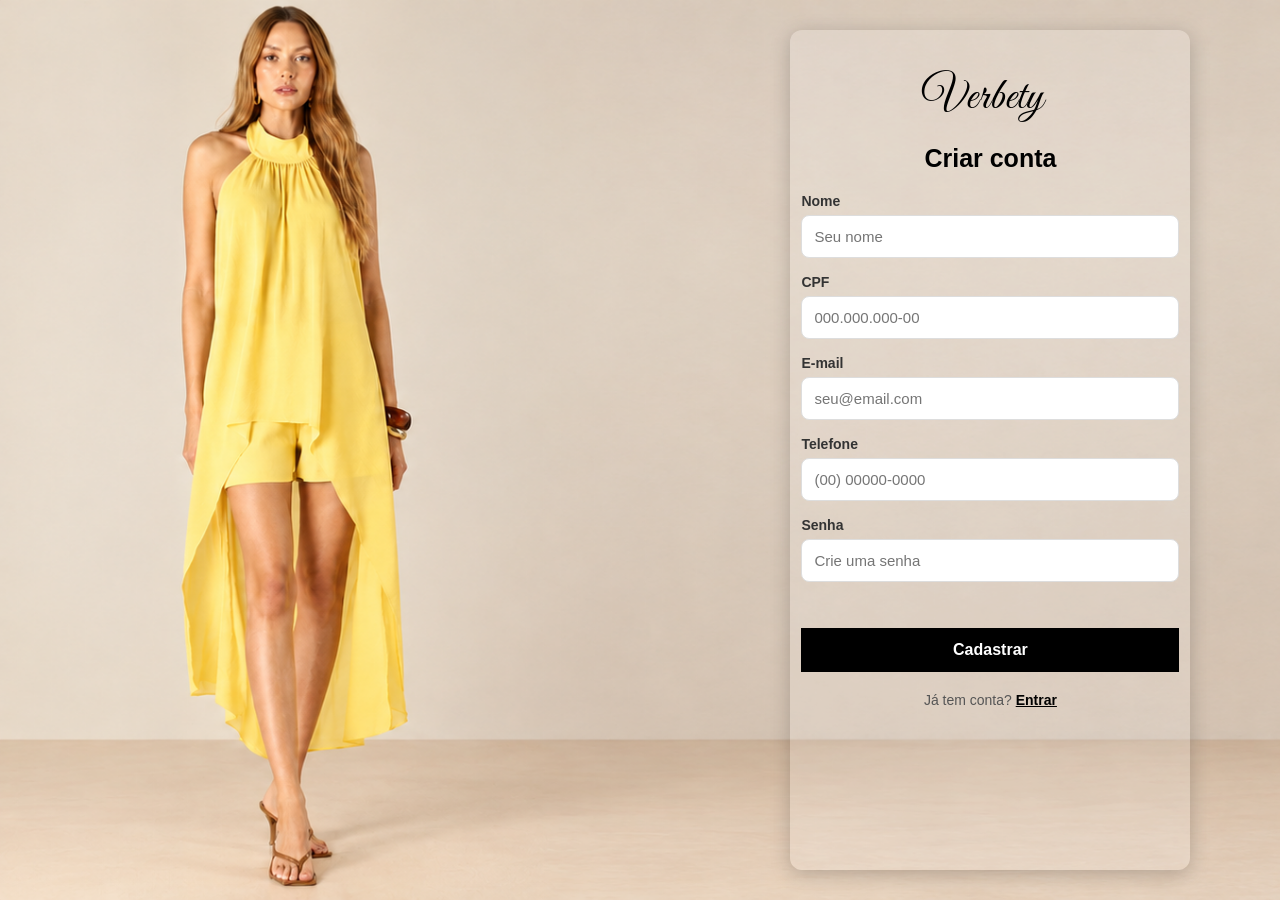
<file: Front end/html/Cadastro.html>
<!doctype html>
<html lang="pt-br">
  <head>
    <meta charset="UTF-8" />
    <meta name="viewport" content="width=device-width, initial-scale=1.0" />
    <title>Cadastro | Verbety</title>
    <link rel="stylesheet" href="../css/style.css" />
    <link rel="stylesheet" href="../css/login.css" />
    <link rel="stylesheet" href="../css/nav.css" />
    <link rel="preconnect" href="https://fonts.googleapis.com" />
    <link rel="preconnect" href="https://fonts.gstatic.com" crossorigin />
    <link href="https://fonts.googleapis.com/css2?family=Great+Vibes&display=swap" rel="stylesheet" />
    <link rel="stylesheet" href="../css/ui.css" />
  </head>
  <body>


    <main class="login-container">
      <a class="logo">Verbety</a>
      <br>
      <br>
      <h2 class="login-title">Criar conta</h2>

      <form id="cadastroForm">
        <label for="nome">Nome</label>
        <input type="text" id="nome" placeholder="Seu nome" required />

        <label for="cpf">CPF</label>
        <input type="text" id="cpf" placeholder="000.000.000-00" required />

        <label for="email">E-mail</label>
        <input type="email" id="email" placeholder="seu@email.com" required />

        <label for="telefone">Telefone</label>
        <input
          type="text"
          id="telefone"
          placeholder="(00) 00000-0000"
          required
        />

        <label for="senha">Senha</label>
        <input
          type="password"
          id="senha"
          placeholder="Crie uma senha"
          required
        />

        <p id="mensagem" class="mensagem"></p>

        <button type="submit" class="btn-login">Cadastrar</button>
      </form>

     
      <p class="cadastro-link">Já tem conta? <a href="Login.html">Entrar</a></p>
    </main>

    <script src="../js/ui.js"></script>
    <script src="../js/cadastro.js"></script>
  </body>
</html>
</file>
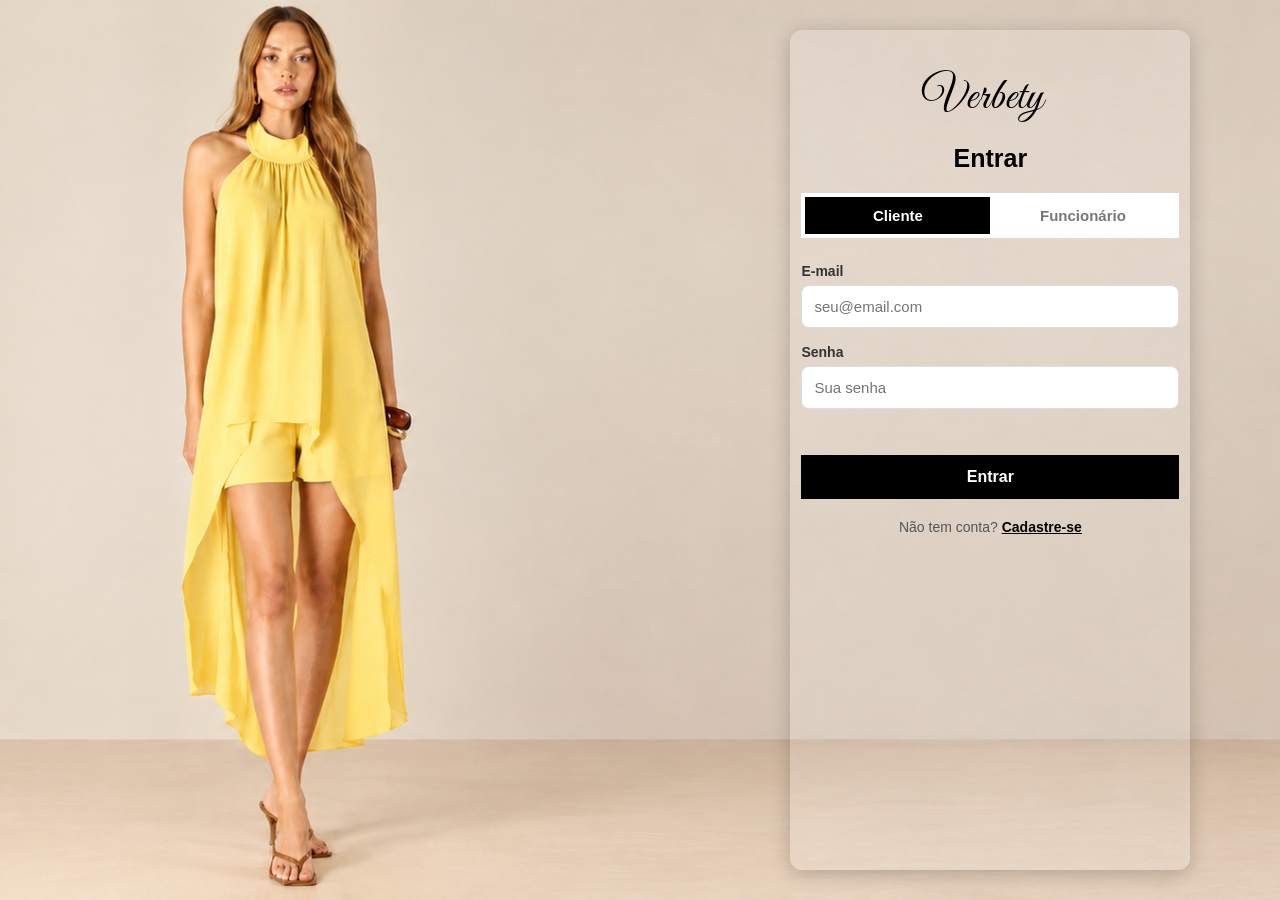
<file: Front end/html/Login.html>
<!doctype html>
<html lang="pt-br">
  <head>
    <meta charset="UTF-8" />
    <meta name="viewport" content="width=device-width, initial-scale=1.0" />
    <title>Login | Verbety</title>
    <link rel="stylesheet" href="../css/style.css" />
    <link rel="stylesheet" href="../css/login.css" />
    <link rel="stylesheet" href="../css/nav.css" />
    <link rel="preconnect" href="https://fonts.googleapis.com" />
    <link rel="preconnect" href="https://fonts.gstatic.com" crossorigin />
    <link
      href="https://fonts.googleapis.com/css2?family=Great+Vibes&display=swap"
      rel="stylesheet"
    />
    <link rel="stylesheet" href="../css/ui.css" />
  </head>
  <body>
    <main class="login-container">
      <a href="Home.html" class="logo">Verbety</a>
      <br />
      <br />
      <h2 class="login-title">Entrar</h2>

      <div class="login-toggle">
        <button id="btnCliente" class="toggle-btn active" type="button">
          Cliente
        </button>
        <button id="btnFuncionario" class="toggle-btn" type="button">
          Funcionário
        </button>
      </div>

      <form id="loginForm">
        <label for="email">E-mail</label>
        <input type="email" id="email" placeholder="seu@email.com" required />

        <label for="senha">Senha</label>
        <input type="password" id="senha" placeholder="Sua senha" required />

        <p id="mensagem" class="mensagem"></p>

        <button type="submit" class="btn-login">Entrar</button>
      </form>

      <p class="cadastro-link">
        Não tem conta? <a href="Cadastro.html">Cadastre-se</a>
      </p>
    </main>

    <script src="../js/ui.js"></script>
    <script src="../js/login.js"></script>
  </body>
</html>
</file>
<file: Front end/css/style.css>
hr {
  border: none;
  border-top: 1px solid #ddd;
  height: 0;
}

.logo {
  font-family: "Great Vibes", cursive;
  text-decoration: none;
  font-size: 30px;
  color: #000;
}

header h2 {
  font-size: 10px;
}


.meu-header{
  position: sticky;
  top: 0; 
  display: grid;
  grid-template-columns: 1fr auto 1fr;
  align-items: center;
  /* min-height: 40px; */
  height: 20%;
  padding: 8px 24px;
  background: #fff;
  box-sizing: border-box;
  width: 100%;
  z-index: 1000;

}

nav ul li {
  list-style: none;
  display: inline-block;
}

.lv {
  text-decoration: none;
  color: #000;
  font-size: 16px;
  font-weight: 600;
  letter-spacing: 0.5px;
  padding: 0 18px;
  transition: color 0.3s;
}

.lv:hover {
  color: #ffc936;
}

.bi {
  font-size: 16px;
  transition: color 0.3s;
}

.bi:hover {
  color: #ffc936;
}

.icones {
  display: flex;
  justify-content: flex-end;
  gap: 24px;
}

.icones {
  display: flex;
  justify-content: flex-end;
  gap: 28px;
}

.icones a {
  color: #000;
  font-size: 26px;
  text-decoration: none;
  transition: 0.3s;
}

/*------------------Busca do header------------------*/

.busca-painel {
  position: absolute;
  top: 100%;
  right: 24px;
  width: min(360px, calc(100vw - 32px));
  padding: 12px;
  background: #fff;
  border: 1px solid #e5e5e5;
  box-shadow: 0 10px 26px rgba(0, 0, 0, 0.12);
  display: none;
}

.busca-painel.aberto {
  display: block;
}

.busca-painel input {
  width: 100%;
  padding: 10px 12px;
  border: 1px solid #ccc;
  background: #fff;
  color: #000;
  font: inherit;
  font-size: 14px;
  outline: none;
}

.busca-painel input:focus {
  border-color: #000;
}

.busca-dica {
  margin-top: 8px;
  font-size: 12px;
  color: #888;
}

.busca-dica:empty {
  display: none;
}

/*------------------------------------------------Promocao-------------------------------------------------------*/

.divisoria3{
  width: 80px;
  height: 3px;
  background-color: goldenrod;
  margin: 0px auto 30px auto;
}

.imagem-promocao {
  display: flex;
  overflow: hidden;
  position: relative;
  margin-top: 20px;
  margin-bottom: 5px;
  border-radius: 2px;
}

.imagem-promocao img {
  width: 100%;
  height: auto;
  margin: auto;
  object-fit: cover;
}

.texto-promocao {
  font-size: 26px;
  font-weight: 00;
  letter-spacing: 1px;
  margin-bottom: 100px;
  color: #111;
  margin: auto;
  text-align: center;
  font-family: Arial, Helvetica, sans-serif;
  margin-top: 2%;
  margin-bottom: 1%;
}

.lista-produtos {
  display: grid;
  grid-template-columns: repeat(4, 1fr);
  gap: 10px;
  margin-left: 50px;
  margin-right: 50px;
}

.produto {
  min-width: 0;
}

.imagem-produto {
  position: relative;
  width: 100%;
  aspect-ratio: 3 / 4;
  overflow: hidden;
}

.imagem-produto img {
  position: absolute;
  width: 100%;
  height: 100%;
  object-fit: cover;
  display: block;
  transition: transform 1s ease;
}

.imagem-1 {
  transform: translateX(0);
}

.imagem-2 {
  transform: translateX(100%);
}

.imagem-produto:hover .imagem-1 {
  transform: translateX(-100%);
}

.imagem-produto:hover .imagem-2 {
  transform: translateX(0);
}

.imagem-produto i {
  position: absolute;
  font-size: 23px;
  color: #111;
  cursor: pointer;
}

.bi-bag {
  bottom: 15px;
  right: 15px;
}

/*------------------Sacolinha dos cards------------------*/

.btn-sacola {
  position: absolute;
  bottom: 15px;
  right: 15px;
  z-index: 3;
  width: 42px;
  height: 42px;
  border: none;
  border-radius: 0;
  background: #fff;
  color: #111;
  display: flex;
  align-items: center;
  justify-content: center;
  cursor: pointer;
  box-shadow: 0 4px 12px rgba(0, 0, 0, 0.16);
  transition: background 0.3s, color 0.3s, transform 0.3s;
}

.btn-sacola:hover {
  background: #111;
  color: #fff;
  transform: scale(1.06);
}

.btn-sacola.carregando {
  opacity: 0.6;
  pointer-events: none;
}

.btn-sacola i,
.imagem-produto .btn-sacola i {
  position: static;
  font-size: 18px;
}

.nome {
  margin-top: 7px;
  font-size: 16px;
}

.produto strong {
  display: block;
  margin-top: 12px;
  font-size: 16px;
}

/*------------------------------------------------Carrossel-----------------------------------------------------*/
.slider {
  position: relative;
  width: 100%;
  margin-top: 30px;
  height: 50%;
  margin: auto;
}

.slides {
  width: 100%;
  overflow: hidden;
}

.track {
  display: flex;
  transition: transform 0.6s ease-in-out;
}

.slide {
  flex: 0 0 100%;
  width: 100%;
  object-fit: cover;
}

.slider button {
  position: absolute;
  top: 50%;
  transform: translateY(-50%);
  font-size: 2rem;
  padding: 10px 15px;
  background: transparent;
  color: #000;
  border: none;
  cursor: pointer;
  z-index: 10;
}

.prev {
  left: 0;
}
.next {
  right: 0;
}

/*------------------Botaos de criar e entra na conta------------------*/

.btn-auth {
  display: inline-block;
  padding: 8px 22px;
  font-size: 14px;
  font-weight: 600;
  text-decoration: none;
  cursor: pointer;
  transition: all 0.2s ease;
}

.btn-auth.btn-black {
  background: #fff;
  color: #000;
  border: 1px solid #000;
}

.btn-auth.btn-black:hover {
  background: #000;
  color: #fff;
}

body {
  overflow: auto;
}

/*--------------------------container---------------------------------------*/

.titulo-categoria{
  text-align: center;
  margin-top: 3%;
  margin-bottom: 1%;

}

.divisoria2{
  width: 80px;
  height: 3px;
  background-color: goldenrod;
  margin: 10px auto 0px auto;
}

.card-container {
  display: flex;
  flex-wrap: wrap;
  justify-content: center;
  gap: 10px;
  margin-top: 20px;
}

.card {
  width: 420px;
  background-color: #f5f5f5;
  height: 500px;
  border-radius: 2px;
  overflow: hidden;
  box-shadow: 0px 2px 4px rgba(0, 0, 0, 0.315);
  margin: 2px;
  position: relative;
  transition: transform 0.3s ease;
}
.card:hover {
  transform: translateY(-10px);
}

.card img {
  width: 100%;
  height: 100%;
  object-fit: cover;
}

.card-content {
  position: absolute;
  bottom: 40px;
}

.card-content h3 {
  padding-left: 150px;
  font-weight: bolder;
  font-size: 25px;
  margin: 0 0 10px;
  color: #ffffff;
  letter-spacing: 0.5px;
}

.p1 {
  padding-left: 100px;
  font-size: 15px;
  margin: 0 0 20px;
  font-weight: bolder;
  color: #ffffff;
  text-align: center;
}

.p2 {
  padding-left: 130px;
  font-size: 15px;
  margin: 0 0 20px;
  font-weight: bolder;
  color: #ffffff;
  text-align: center;
}

.p3 {
  padding-left: 110px;
  font-size: 15px;
  max-width: 300px;
  margin: 0 0 7px;
  font-weight: bolder;
  color: #ffffff;
  text-align: center;
}

.linha1 {
  width: 100px;
  height: 3px;
  background-color: #ffffff;
  margin: 0px auto 10px 156px;
}
.linha2 {
  width: 100px;
  height: 3px;
  background-color: #ffffff;
  margin: 0px auto 10px 166px;
}
.linha3 {
  width: 100px;
  height: 3px;
  background-color: #ffffff;
  margin: 0px auto 10px 156px;
}

/* --------------------------------------------------Texto------------------------------------------- */

.card-container2 {
  display: flex;
  flex-wrap: nowrap;
  justify-content: center;
  align-items: center;
  gap: 40px;
  margin-top: 20px;
  margin-bottom: 40px;
  width: 100%;
  box-sizing: border-box;
  padding: 0 24px;
}

.card2 {
  flex: 0 1 325px;
  width: 100%;
  max-width: 325px;
  height: auto;
  aspect-ratio: 325 / 500;
  margin: 0;
  background-color: #f5f5f5;
  border-radius: 2px;
  overflow: hidden;
  box-shadow: 0px 2px 4px rgba(0, 0, 0, 0.315);
  position: relative;
}

.card2 img {
  width: 100%;
  height: 100%;
  object-fit: cover;
}

.secao {
  flex: 1 1 0;
  min-width: 0;
  max-width: 500px;
  margin: 0;
  text-align: center;
  padding: 40px 20px;
  font-family: Arial, sans-serif;
}

.titulo {
  font-size: 24px;
  font-weight: 800;
  letter-spacing: 0.5px;
  margin-bottom: 20px;
  color: #111;
}

.divisoria {
  width: 40px;
  height: 3px;
  background-color: #111;
  margin: 0 auto 30px auto;
}

.texto {
  font-size: 15px;
  line-height: 1.7;
  color: #333;
  margin-bottom: 25px;
}

/*------------------------------------------------------------footer----------------------------------------------------------*/

:root {
  --bg: #ffffff;
  --bg-soft: #ffffff;
  --text: #000000;
  --muted: #9aa7c2;
  --accent: #000000;
  --radius: 8px;
}

* {
  box-sizing: border-box;
  margin: 0;
  padding: 0;
}

body {
  font-family:
    "Trebuchet MS", "Lucida Sans Unicode", "Lucida Grande", "Lucida Sans",
    Arial, sans-serif;
  min-height: 100vh;
  display: flex;
  flex-direction: column;
}

main {
  flex: 1;
}

.footer {
  background: var(--bg);
  color: var(--text);
  padding-top: 64px;
}

.footer__inner {
  max-width: 1160px;
  margin: 0 auto;
  padding: 0 24px 56px;
  display: grid;
  grid-template-columns: 1.6fr 1fr 1fr 1.2fr;
  gap: 48px;
}

/* Marca */
.footer__logo {
  font-size: 50px;
  font-weight: 700;
  padding-left: 25%;
  color: #000;
  text-decoration: none;
  font-family: "Great Vibes", cursive;
}

.footer__brand p {
  margin: 1px 0 22px;
  font-size: 20.1px;
  line-height: 1.6;
  max-width: 320px;
  color: #000;
  /* font-family: "Great Vibes", cursive; */
  font-family:
    "Trebuchet MS", "Lucida Sans Unicode", "Lucida Grande", "Lucida Sans",
    Arial, sans-serif;
}

/* Colunas */
.footer__col h3 {
  font-size: 15px;
  font-weight: 700;
  margin-bottom: 18px;
  color: #000;
}

.footer__col ul {
  list-style: none;
  display: grid;
  gap: 12px;
  color: #000;
}

.footer__col li,
.footer__col a {
  font-size: 14px;

  text-decoration: none;
  color: #000;
  font-weight: bolder;
  transition: 0.3s;
}

.footer__col a:hover,
.footer__col a:focus-visible {
  color: #ffc936;
}

/* Barra inferior */
.footer__bar {
  max-width: 1160px;
  margin: 0 auto;
  padding: 22px 24px;
  border-top: 1px solid var(--bg-soft);
  display: flex;
  justify-content: space-between;
  align-items: center;
  gap: 16px;
}

.footer__bar p {
  font-size: 13px;
  color: var(--muted);
}

.footer__social {
  display: flex;
  gap: 10px;
}

.footer__social a {
  width: 38px;
  height: 38px;
  display: grid;
  place-items: center;
  border-radius: 0;
  background: var(--bg-soft);
  color: var(--text);
  transition:
    background 0.2s,
    color 0.2s;
}

.footer__social a:hover,
.footer__social a:focus-visible {
  background: var(--accent);
  color: var(--bg);
}

.footer__social svg {
  width: 18px;
  height: 18px;
  fill: currentColor;
}

/* Responsivo */
@media (max-width: 900px) {
  .footer__inner {
    grid-template-columns: 1fr 1fr;
  }
  .footer__brand {
    grid-column: 1 / -1;
  }
}

@media (max-width: 520px) {
  .footer__inner {
    grid-template-columns: 1fr;
    gap: 36px;
  }
  .footer__bar {
    flex-direction: column-reverse;
    text-align: center;
  }
}

.footer {
  background: var(--bg);
  color: #00000059;
  padding-top: 64px;
  border-top: 1px solid;
}

/*------------------------------------------------------------Hero-----------------------------------------------------------*/

.hero {
  height: 350px;
  background-image: url("../images/golden.jpg");
  background-size: 100% auto;
  background-attachment: fixed;
  background-position: center;
  display: flex;
  justify-content: center;
  align-items: center;
  color: white;
  text-align: center;
  font-family:
    "Trebuchet MS", "Lucida Sans Unicode", "Lucida Grande", "Lucida Sans",
    Arial, sans-serif;
}

.conteudo {
  width: 70%;
}

.conteudo h1 {
  font-size: 24px;
  margin-bottom: 25px;
  color: white;
}

.cards {
  display: flex;
  justify-content: space-between;
  gap: 50px;
}

.cards div {
  flex: 1;
}

.cards h2 {
  font-size: 24px;
  margin-bottom: 8px;
  color: #000;
  color: white;
}

.cards p {
  font-size: 16px;
  line-height: 1.5;
  color: #ffffff;
}

/*------------------------------------------------------------Responsivo pra celular----------------------------------------------------------*/

@media (max-width: 900px) {
  .lista-produtos {
    grid-template-columns: repeat(2, minmax(0, 1fr));
    gap: 20px 14px;
    margin-left: 24px;
    margin-right: 24px;
  }

  .card-container2 {
    flex-wrap: wrap;
    padding: 0 18px;
  }

  .card2 {
    flex: 1 1 100%;
    max-width: 420px;
    aspect-ratio: 4 / 5;
  }

  .secao {
    flex: 1 1 100%;
    max-width: 100%;
    padding: 28px 12px;
  }

  .cards {
    flex-wrap: wrap;
    gap: 24px;
  }

  .cards div {
    flex: 1 1 180px;
  }

  .hero {
    height: auto;
    min-height: 220px;
    padding: 32px 16px;
    background-size: cover;
    background-attachment: scroll;
  }
}

@media (max-width: 600px) {
  .meu-header {
    display: flex;
    flex-wrap: wrap;
    justify-content: space-between;
    align-items: center;
    gap: 8px 12px;
    height: auto;
    padding: 10px 14px;
  }

  .meu-header .logo {
    font-size: 26px;
  }

  .meu-header nav {
    order: 3;
    width: 100%;
  }

  .meu-header nav ul {
    display: flex;
    flex-wrap: wrap;
    justify-content: center;
    gap: 2px 0;
  }

  .meu-header .lv {
    font-size: 13px;
    padding: 4px 8px;
  }

  .meu-header .icones {
    gap: 16px;
  }

  .meu-header .icones a {
    font-size: 21px;
  }

  .card-container {
    padding: 0 14px;
  }

  .card {
    flex: 1 1 100%;
    width: 100%;
    max-width: 100%;
    height: 430px;
    margin: 0;
  }

  .card-content {
    left: 0;
    right: 0;
    bottom: 28px;
    padding: 0 18px;
  }

  .card-content h3 {
    padding-left: 0;
    font-size: 22px;
    text-align: center;
  }

  .p1,
  .p2,
  .p3 {
    padding-left: 0;
    max-width: none;
  }

  .linha1,
  .linha2,
  .linha3 {
    margin: 0 auto 10px;
  }

  .titulo-categoria {
    margin-top: 28px;
  }

  .titulo-categoria h1 {
    font-size: 22px;
  }

  .texto-promocao {
    font-size: 20px;
    margin-bottom: 6px;
  }

  .lista-produtos {
    margin-left: 16px;
    margin-right: 16px;
    gap: 18px 12px;
  }

  .nome {
    font-size: 14px;
  }

  .produto strong {
    font-size: 14px;
  }

  .footer {
    padding-top: 40px;
  }

  .footer__inner {
    padding: 0 18px 40px;
  }

  .footer__logo {
    padding-left: 0;
    font-size: 40px;
  }

  .footer__brand p {
    font-size: 16px;
  }

  .footer__bar {
    padding: 18px;
  }

  .conteudo {
    width: 100%;
  }
}
</file>
<file: Front end/css/login.css>
* {
  margin: 0;
  padding: 0;
  box-sizing: border-box;
  font-family:'Trebuchet MS', 'Lucida Sans Unicode', 'Lucida Grande', 'Lucida Sans', Arial, sans-serif;
}

body {
  min-height: 100vh;
  display: flex;
  flex-direction: column;
  align-items: center;
  justify-content: center;
  background-image: url("../images/Editorial\ em\ Amarelo\ Limão.png");
  background-size: cover;
}

.logo {
 font-family: "Great Vibes", cursive;
 align-self: center;
 margin-left: 32%;
 font-size: 45px;
 font-weight: 500;
 
}



.login-container {
  background: #ffffff2d;
  padding: 40px 11px;
  border-radius: 12px;
  box-shadow: 0 4px 20px rgba(0, 0, 0, 0.212);
  width: 100%; 
  max-width: 400px;
  margin-top: 30px;
  margin-bottom: 30px;
  margin-right: 7%;
  align-self: flex-end;
}

.login-title {
  text-align: center;
  font-size: 25px;
  font-weight: 800;
  margin-bottom: 20px;
  color: #000;
}

.login-toggle {
  display: flex;
  background: #ffffff;
  border-radius: 0;
  padding: 4px;
  margin-bottom: 25px;
}

.toggle-btn {
  flex: 1;
  padding: 10px 0;
  border: none;
  background: transparent;
  border-radius: 0;
  font-size: 15px;
  font-weight: 600;
  cursor: pointer;
  color: #777;
  transition: all 0.2s;
}

.toggle-btn.active {
  background: #000;
  color: #fff;
}

form label {
  display: block;
  font-size: 14px;
  font-weight: 600;
  margin-bottom: 6px;
  color: #333;
}

form input {
  width: 100%;
  padding: 12px;
  margin-bottom: 16px;
  border: 1px solid #ddd;
  border-radius: 8px;
  font-size: 15px;
  transition: border-color 0.2s;
}

form input:focus {
  outline: none;
  border-color: #000;
}

.mensagem {
  text-align: center;
  font-size: 14px;
  margin-bottom: 12px;
  min-height: 18px;
}

.mensagem.erro {
  color: #d93025;
}

.mensagem.sucesso {
  color: #188038;
}

.btn-login {
  width: 100%;
  padding: 13px;
  border: none;
  border-radius: 0;
  background: #000;
  color: #fff;
  font-size: 16px;
  font-weight: 700;
  cursor: pointer;
  transition: opacity 0.2s;
}

.btn-login:hover {
  opacity: 0.85;
}

.cadastro-link {
  text-align: center;
  margin-top: 20px;
  font-size: 14px;
  color: #555;
}

.cadastro-link a {
  color: #000;
  font-weight: 700;
}

/* ----- Responsivo ----- */
@media (max-width: 520px) {
  body {
    padding: 16px;
    background-size: cover;
    background-position: center;
  }

  .login-container {
    width: 100%;
    max-width: none;
    margin: 16px 0;
    padding: 28px 18px;
    align-self: center;
  }

  .login-container .logo {
    display: block;
    margin-left: 0;
    text-align: center;
    font-size: 38px;
  }
}
</file>
<file: Front end/css/nav.css>
/*------------------Botao voltar------------------*/

.btn-voltar {
	display: inline-block;
	align-self: flex-start;
	color: #000;
	text-decoration: none;
	font-size: 15px;
	font-weight: 600;
	font-family: inherit;
	background: #fff;
	border: 1px solid #000;
	padding: 9px 16px;
	border-radius: 0;
	margin-bottom: 20px;
	transition: background 0.2s, color 0.2s;
}

.btn-voltar:hover {
	background: #000;
	color: #fff;
}
</file>
<file: Front end/css/ui.css>
/* ---------------- Pop-ups e avisos do site ---------------- */

.ui-overlay {
  position: fixed;
  inset: 0;
  z-index: 6000;
  display: flex;
  align-items: center;
  justify-content: center;
  padding: 20px;
  background: rgba(0, 0, 0, 0.55);
  opacity: 0;
  transition: opacity 0.16s ease;
}

.ui-overlay--visivel {
  opacity: 1;
}

.ui-modal {
  width: min(430px, 100%);
  background: #fff;
  border: 1px solid #111;
  border-top: 6px solid #111;
  border-radius: 0;
  padding: 26px 26px 22px;
  box-shadow: 10px 10px 0 rgba(0, 0, 0, 0.16);
  transform: translateY(10px) scale(0.98);
  transition: transform 0.16s ease;
  font-family: "Trebuchet MS", "Lucida Sans Unicode", "Lucida Grande", Arial, sans-serif;
  color: #111;
}

.ui-overlay--visivel .ui-modal {
  transform: translateY(0) scale(1);
}

.ui-overlay[data-tipo="sucesso"] .ui-modal {
  border-top-color: #188038;
}

.ui-overlay[data-tipo="erro"] .ui-modal {
  border-top-color: #b00020;
}

.ui-overlay[data-tipo="aviso"] .ui-modal {
  border-top-color: #d49b00;
}

.ui-modal__simbolo {
  width: 38px;
  height: 38px;
  display: grid;
  place-items: center;
  margin-bottom: 14px;
  background: #111;
  color: #fff;
  font-size: 20px;
  font-weight: 700;
  line-height: 1;
}

.ui-overlay[data-tipo="sucesso"] .ui-modal__simbolo {
  background: #188038;
}

.ui-overlay[data-tipo="erro"] .ui-modal__simbolo {
  background: #b00020;
}

.ui-overlay[data-tipo="aviso"] .ui-modal__simbolo {
  background: #d49b00;
}

.ui-modal__titulo {
  margin: 0 0 8px;
  font-size: 20px;
  font-weight: 800;
  letter-spacing: 0.3px;
}

.ui-modal__mensagem {
  margin: 0;
  font-size: 15px;
  line-height: 1.55;
  color: #444;
  white-space: pre-line;
}

.ui-modal__acoes {
  display: flex;
  justify-content: flex-end;
  gap: 10px;
  margin-top: 24px;
}

.ui-btn {
  min-width: 110px;
  padding: 11px 18px;
  border-radius: 0;
  border: 1px solid #111;
  font-family: inherit;
  font-size: 13px;
  font-weight: 700;
  letter-spacing: 0.6px;
  text-transform: uppercase;
  cursor: pointer;
  transition: background 0.2s, color 0.2s, border-color 0.2s;
}

.ui-btn--primario {
  background: #111;
  color: #fff;
}

.ui-btn--primario:hover {
  background: #ffc936;
  color: #111;
  border-color: #ffc936;
}

.ui-btn--perigo {
  background: #b00020;
  border-color: #b00020;
}

.ui-btn--perigo:hover {
  background: #fff;
  color: #b00020;
  border-color: #b00020;
}

.ui-btn--secundario {
  background: #fff;
  color: #111;
}

.ui-btn--secundario:hover {
  background: #f2ece2;
}

.ui-btn:focus-visible {
  outline: 3px solid #ffc936;
  outline-offset: 2px;
}

/* ---------------- Toast ---------------- */

.ui-toast-container {
  position: fixed;
  right: 22px;
  bottom: 22px;
  z-index: 6100;
  display: flex;
  flex-direction: column;
  gap: 10px;
  width: min(340px, calc(100vw - 32px));
  pointer-events: none;
}

.ui-toast {
  display: flex;
  align-items: stretch;
  background: #111;
  color: #fff;
  border-radius: 0;
  box-shadow: 6px 6px 0 rgba(0, 0, 0, 0.18);
  font-family: "Trebuchet MS", "Lucida Sans Unicode", "Lucida Grande", Arial, sans-serif;
  font-size: 14px;
  line-height: 1.45;
  cursor: pointer;
  pointer-events: auto;
  opacity: 0;
  transform: translateY(14px);
  transition: opacity 0.22s ease, transform 0.22s ease;
}

.ui-toast--visivel {
  opacity: 1;
  transform: translateY(0);
}

.ui-toast__barra {
  width: 6px;
  flex: 0 0 6px;
  background: #ffc936;
}

.ui-toast[data-tipo="sucesso"] .ui-toast__barra {
  background: #188038;
}

.ui-toast[data-tipo="erro"] .ui-toast__barra {
  background: #b00020;
}

.ui-toast[data-tipo="aviso"] .ui-toast__barra {
  background: #d49b00;
}

.ui-toast__texto {
  padding: 13px 16px;
}

@media (max-width: 520px) {
  .ui-modal {
    padding: 22px 18px 18px;
    box-shadow: 6px 6px 0 rgba(0, 0, 0, 0.16);
  }

  .ui-modal__acoes {
    flex-direction: column-reverse;
  }

  .ui-btn {
    width: 100%;
  }

  .ui-toast-container {
    right: 12px;
    bottom: 12px;
  }
}
</file>
